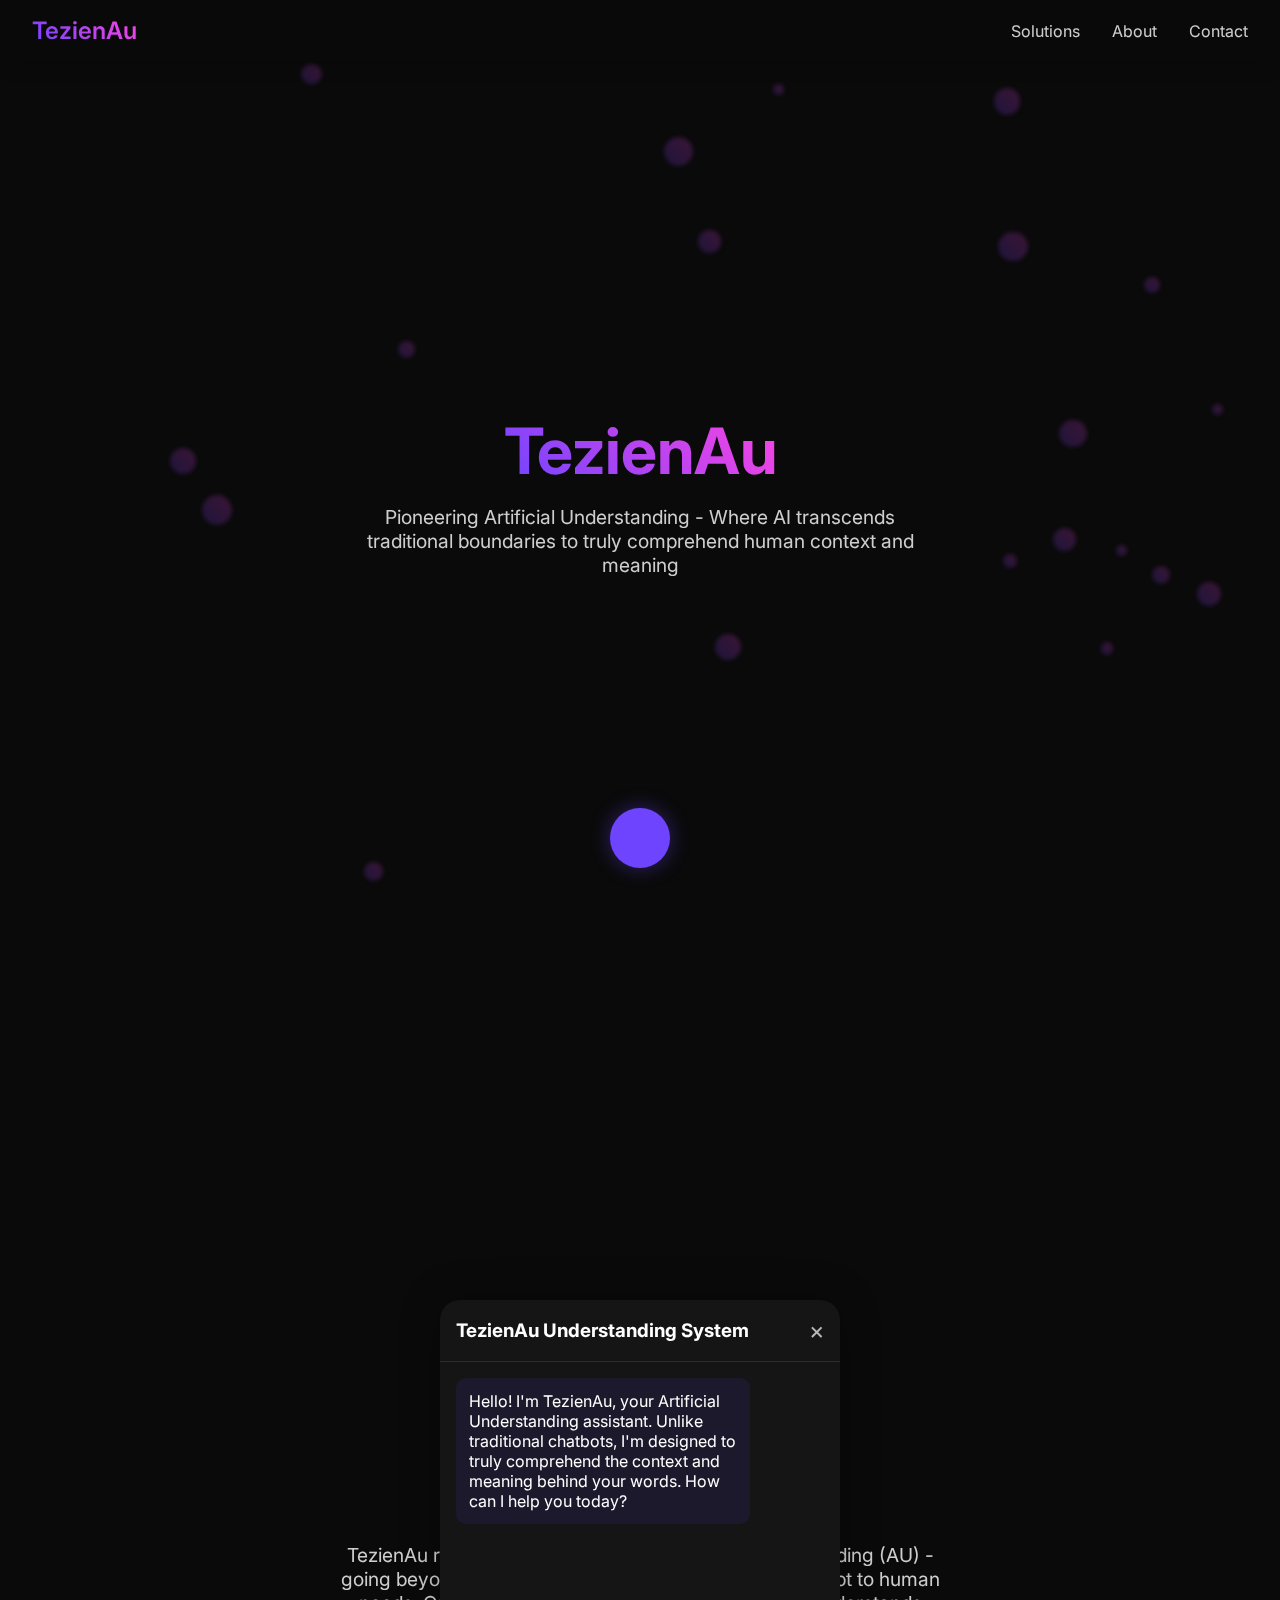
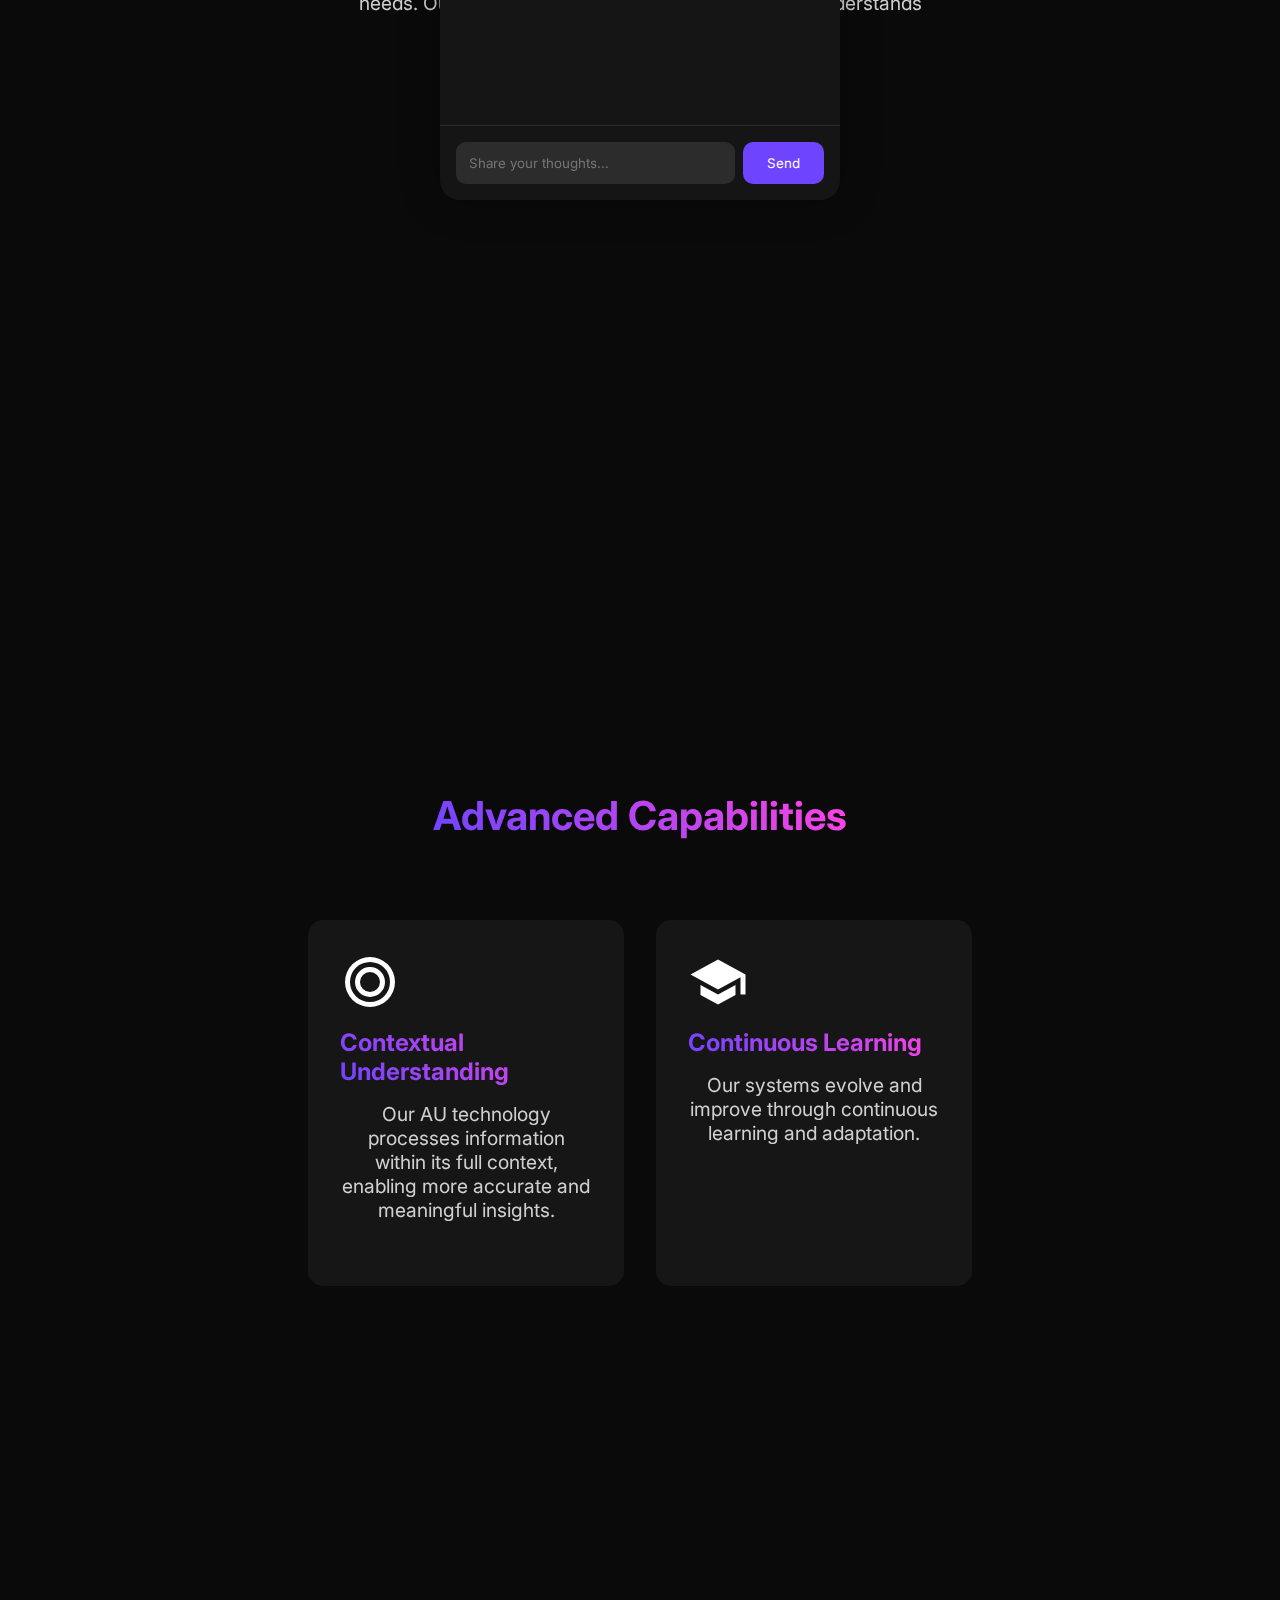
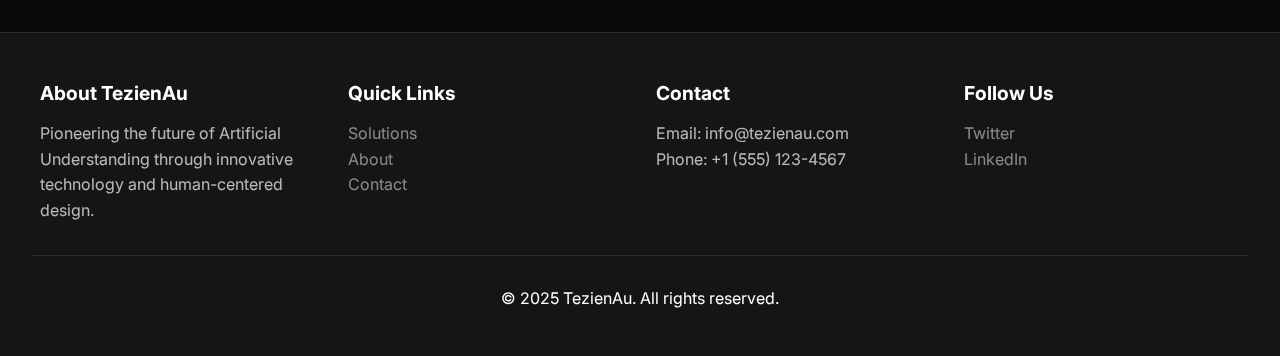
<file: index.html>
<html>
<meta name="viewport" content="width=device-width, initial-scale=1">
<title>TezienAu - Artificial Understanding</title>
<style>
:root {
  --primary: #6e44ff;
  --text: #ffffff;
  --bg: #0a0a0a;
  --chat-bg: #151515;
  --nav-bg: rgba(10, 10, 10, 0.95);
}

* {
  margin: 0;
  padding: 0;
  box-sizing: border-box;
  font-family: 'Inter', sans-serif;
  scroll-behavior: smooth;
}

body {
  background: var(--bg);
  color: var(--text);
  min-height: 100vh;
  display: flex;
  flex-direction: column;
  overflow-x: hidden;
}

nav {
  position: fixed;
  top: 0;
  left: 0;
  right: 0;
  background: var(--nav-bg);
  padding: 1rem 2rem;
  display: flex;
  justify-content: space-between;
  align-items: center;
  backdrop-filter: blur(10px);
  box-shadow: 0 2px 20px rgba(0,0,0,0.2);
  z-index: 1000;
}

.logo {
  font-size: 1.5rem;
  font-weight: 600;
  background: linear-gradient(45deg, var(--primary), #ff44e3);
  -webkit-background-clip: text;
  -webkit-text-fill-color: transparent;
}

.nav-links {
  display: flex;
  gap: 2rem;
}

.nav-links a {
  color: var(--text);
  text-decoration: none;
  position: relative;
  opacity: 0.8;
  transition: opacity 0.3s;
}

.nav-links a::after {
  content: '';
  position: absolute;
  bottom: -5px;
  left: 0;
  width: 0;
  height: 2px;
  background: var(--primary);
  transition: width 0.3s;
}

.nav-links a:hover {
  opacity: 1;
}

.nav-links a:hover::after {
  width: 100%;
}

.hero {
  height: 100vh;
  display: flex;
  align-items: center;
  justify-content: center;
  flex-direction: column;
  padding: 2rem;
  margin-top: 60px;
}

.hero h1 {
  font-size: 4rem;
  margin-bottom: 1rem;
  background: linear-gradient(45deg, var(--primary), #ff44e3);
  -webkit-background-clip: text;
  -webkit-text-fill-color: transparent;
}

.hero p {
  font-size: 1.2rem;
  text-align: center;
  max-width: 600px;
  opacity: 0.8;
  margin-bottom: 2rem;
}
    

section {
  min-height: 100vh;
  padding: 6rem 2rem 2rem;
}

section h2 {
  font-size: 2.5rem;
  margin-bottom: 2rem;
  background: linear-gradient(45deg, var(--primary), #ff44e3);
  -webkit-background-clip: text;
  -webkit-text-fill-color: transparent;
}


.ball-container {
  position: fixed;
  bottom: 2rem;
  left: 50%;
  transform: translateX(-50%);
  z-index: 1000;
}

.ball {
  width: 60px;
  height: 60px;
  background: var(--primary);
  border-radius: 50%;
  cursor: pointer;
  animation: bounce 2s infinite ease-in-out;
  box-shadow: 0 0 20px rgba(110, 68, 255, 0.4);
  transition: all 0.3s ease;
}

.ball:hover {
  box-shadow: 0 0 30px rgba(248, 246, 255, 0.6);
}

@keyframes bounce {
  0%, 100% { transform: translateY(0); }
  50% { transform: translateY(-20px); }
}

.chatbot {
  position: fixed;
  bottom: -100vh;
  left: 50%;
  transform: translateX(-50%);
  width: 90%;
  max-width: 400px;
  height: 500px;
  background: var(--chat-bg);
  border-radius: 20px;
  box-shadow: 0 0 40px rgba(0,0,0,0.3);
  transition: bottom 0.5s cubic-bezier(0.4, 0, 0.2, 1);
  display: flex;
  flex-direction: column;
  z-index: 1000;
}

.chatbot.active {
  bottom: 2rem;
}

.chat-header {
  padding: 1rem;
  border-bottom: 1px solid rgba(255,255,255,0.1);
  display: flex;
  justify-content: space-between;
  align-items: center;
}

.close-btn {
  background: none;
  border: none;
  color: var(--text);
  cursor: pointer;
  font-size: 1.5rem;
  opacity: 0.7;
  transition: opacity 0.3s;
}

.close-btn:hover {
  opacity: 1;
}

.chat-messages {
  flex: 1;
  padding: 1rem;
  overflow-y: auto;
}

.message {
  margin-bottom: 1rem;
  padding: 0.8rem;
  border-radius: 10px;
  max-width: 80%;
}

.bot-message {
  background: rgba(110, 68, 255, 0.1);
  margin-right: auto;
}

.user-message {
  background: var(--primary);
  margin-left: auto;
}

.message a {
  color: #ff44e3;
  text-decoration: none;
  font-weight: bold;
}

.message a:hover {
  text-decoration: underline;
}

.bot-message a {
  color: #6e44ff;
}

.chat-input {
  padding: 1rem;
  border-top: 1px solid rgba(255,255,255,0.1);
  display: flex;
  gap: 0.5rem;
}

.chat-input input {
  flex: 1;
  padding: 0.8rem;
  border: none;
  border-radius: 10px;
  background: rgba(255,255,255,0.1);
  color: var(--text);
}

.chat-input button {
  padding: 0.8rem 1.5rem;
  border: none;
  border-radius: 10px;
  background: var(--primary);
  color: var(--text);
  cursor: pointer;
  transition: opacity 0.3s;
}

.chat-input button:hover {
  opacity: 0.9;
}

.mobile-menu {
  display: none;
  font-size: 1.5rem;
  background: none;
  border: none;
  color: var(--text);
  cursor: pointer;
}

.background-animation {
  position: fixed;
  top: 0;
  left: 0;
  width: 100%;
  height: 100%;
  z-index: -1;
  opacity: 0.2;
}

.particle {
  position: absolute;
  background: linear-gradient(45deg, var(--primary), #ff44e3);
  border-radius: 50%;
  filter: blur(2px);
  animation: float-around 20s linear infinite;
}

@keyframes float-around {
  0% {
    transform: translate(0, 0) rotate(0deg);
  }
  25% {
    transform: translate(100px, 100px) rotate(90deg);
  }
  50% {
    transform: translate(0, 200px) rotate(180deg);
  }
  75% {
    transform: translate(-100px, 100px) rotate(270deg);
  }
  100% {
    transform: translate(0, 0) rotate(360deg);
  }
}

.features {
    padding: 5rem 0;
  }

  .features-grid {
    display: grid;
    grid-template-columns: repeat(auto-fit, minmax(250px, 1fr));
    gap: 2rem;
    margin-top: 3rem;
  }

  .feature-card {
    background: rgba(255, 255, 255, 0.05);
    padding: 2rem;
    border-radius: 15px;
    backdrop-filter: blur(10px);
    transition: transform 0.3s;
  }

  .feature-card:hover {
    transform: translateY(-10px);
  }

  .feature-icon {
    width: 60px;
    height: 60px;
    margin-bottom: 1rem;
  }

.feature-title{
  columns: #000;
}

.footer {
  background: var(--chat-bg);
  padding: 3rem 2rem;
  margin-top: 4rem;
  border-top: 1px solid rgba(255,255,255,0.1);
}

.footer-content {
  max-width: 1200px;
  margin: 0 auto;
  display: grid;
  grid-template-columns: repeat(auto-fit, minmax(250px, 1fr));
  gap: 2rem;
}

.footer-section h4 {
  color: var(--text);
  margin-bottom: 1rem;
  font-size: 1.2rem;
}

.footer-section p, .footer-section a {
  color: var(--text);
  opacity: 0.7;
  line-height: 1.6;
  text-decoration: none;
}

.footer-section a:hover {
  opacity: 1;
}

.footer-bottom {
  text-align: center;
  padding-top: 2rem;
  margin-top: 2rem;
  border-top: 1px solid rgba(255,255,255,0.1);
}

.contact-form {
  max-width: 600px;
  margin: 0 auto;
}

.form-group {
  margin-bottom: 1.5rem;
}

.form-group label {
  display: block;
  margin-bottom: 0.5rem;
  color: var(--text);
}

.form-group input,
.form-group textarea {
  width: 100%;
  padding: 0.8rem;
  border: 1px solid rgba(110, 68, 255, 0.2);
  border-radius: 10px;
  background: rgba(255,255,255,0.05);
  color: var(--text);
  transition: all 0.3s ease;
}

.form-group textarea {
  min-height: 150px;
  resize: vertical;
}

.form-group input:focus,
.form-group textarea:focus {
  outline: none;
  border-color: var(--primary);
  box-shadow: 0 0 10px rgba(110, 68, 255, 0.2);
}

.submit-btn {
  width: 100%;
  padding: 1rem;
  border: none;
  border-radius: 10px;
  background: var(--primary);
  color: var(--text);
  font-size: 1.1rem;
  cursor: pointer;
  transition: all 0.3s ease;
}

.submit-btn:hover {
  background: #5933ff;
  transform: translateY(-2px);
}

@media (max-width: 768px) {
  .hero h1 {
    font-size: 2.5rem;
  }
  
  .hero p {
    font-size: 1rem;
  }

  .nav-links {
    display: none;
    position: absolute;
    top: 100%;
    left: 0;
    right: 0;
    background: var(--nav-bg);
    padding: 1rem;
    flex-direction: column;
    gap: 1rem;
    text-align: center;
  }

  .nav-links.active {
    display: flex;
  }

  .mobile-menu {
    display: block;
  }
  
  .solutions-grid {
    grid-template-columns: 1fr;
  }

  .card {
    min-height: 200px;
  }
}
</style>
</head>
<body>
  <div class="background-animation" id="backgroundAnimation"></div>
  <nav>
    <div class="logo">TezienAu</div>
    <div class="nav-links">
      <a href="solutions.html">Solutions</a>
      <a href="about.html">About</a>
      <a href="Contact.html">Contact</a>
    </div>
    <button class="mobile-menu">&#x2630;</button>
  </nav>

  <div class="hero">
    <h1>TezienAu</h1>
    <p>Pioneering Artificial Understanding - Where AI transcends traditional boundaries to truly comprehend human context and meaning</p>
  </div>


<section class="name-explanation">
  <div class="hero">
    <h2>Why TezienAu?</h2>
    <p>
      TezienAu represents the pinnacle of Artificial Understanding (AU) -
      going beyond traditional AI to truly comprehend and adapt to human
      needs. Our technology doesn't just process data; it understands
      context, emotions, and intentions.
    </p>
  </div>
</section>

<section class="features">
  <div class="hero">
    <h2>Advanced Capabilities</h2>
    <div class="features-grid">
      <div class="feature-card">
        <svg class="feature-icon" viewBox="0 0 24 24">
          <path
            fill="currentColor"
            d="M12,2A10,10 0 0,1 22,12A10,10 0 0,1 12,22A10,10 0 0,1 2,12A10,10 0 0,1 12,2M12,4A8,8 0 0,0 4,12A8,8 0 0,0 12,20A8,8 0 0,0 20,12A8,8 0 0,0 12,4M12,6A6,6 0 0,1 18,12A6,6 0 0,1 12,18A6,6 0 0,1 6,12A6,6 0 0,1 12,6M12,8A4,4 0 0,0 8,12A4,4 0 0,0 12,16A4,4 0 0,0 16,12A4,4 0 0,0 12,8Z"
          />
        </svg>
        <h3 style="
        font-size: 1.5rem;
        margin-bottom: 1rem;
        background: linear-gradient(45deg, var(--primary), #ff44e3);
        -webkit-background-clip: text;
        -webkit-text-fill-color: transparent;">Contextual Understanding</h3>
        <p>
          Our AU technology processes information within its full context,
          enabling more accurate and meaningful insights.
        </p>
      </div>
<!--
      <div class="feature-card">
        <svg class="feature-icon" viewBox="0 0 24 24">
          <path
            fill="currentColor"
            d="M21,11C21,16.55 17.16,21.74 12,23C6.84,21.74 3,16.55 3,11V5L12,1L21,5V11M12,21C15.75,20 19,15.54 19,11.22V6.3L12,3.18L5,6.3V11.22C5,15.54 8.25,20 12,21Z"
          />
        </svg>
        <h3 style="
        font-size: 1rem;
        margin-bottom: 1rem;
        background: linear-gradient(45deg, var(--primary), #ff44e3);
        -webkit-background-clip: text;
        -webkit-text-fill-color: transparent;">Advanced Security</h3>
        <p>
          Enterprise-grade security with cutting-edge encryption and privacy
          protection mechanisms.
        </p>
      </div>
 -->
      <div class="feature-card">
        <svg class="feature-icon" viewBox="0 0 24 24">
          <path
            fill="currentColor"
            d="M12,3L1,9L12,15L21,10.09V17H23V9M5,13.18V17.18L12,21L19,17.18V13.18L12,17L5,13.18Z"
          />
        </svg>
        <h3 style="
        font-size: 1.5rem;
        margin-bottom: 1rem;
        background: linear-gradient(45deg, var(--primary), #ff44e3);
        -webkit-background-clip: text;
        -webkit-text-fill-color: transparent;">Continuous Learning</h3>
        <p>
          Our systems evolve and improve through continuous learning and
          adaptation.
        </p>
      </div>
      
    </div>
  </div>
</section>

  <div class="ball-container">
    <div class="ball"></div>
  </div>

  <div class="chatbot">
    <div class="chat-header">
      <h3>TezienAu Understanding System</h3>
      <button class="close-btn">&#xd7;</button>
    </div>
    <div class="chat-messages">
      <div class="message bot-message">
        Hello! I&apos;m TezienAu, your Artificial Understanding assistant. Unlike traditional chatbots, I&apos;m designed to truly comprehend the context and meaning behind your words. How can I help you today?
      </div>
    </div>
    <div class="chat-input">
      <input type="text" placeholder="Share your thoughts...">
      <button>Send</button>
    </div>
  </div>

<script>function createParticles() {
  const container = document.getElementById('backgroundAnimation');
  const particleCount = 20;
  for (let i = 0; i < particleCount; i++) {
    const particle = document.createElement('div');
    particle.className = 'particle';
    const size = Math.random() * 20 + 10;
    particle.style.width = `${size}px`;
    particle.style.height = `${size}px`;
    particle.style.left = `${Math.random() * 100}%`;
    particle.style.top = `${Math.random() * 100}%`;
    const duration = Math.random() * 10 + 10;
    const delay = Math.random() * -20;
    particle.style.animationDuration = `${duration}s`;
    particle.style.animationDelay = `${delay}s`;
    container.appendChild(particle);
  }
}
const CHAT_RESPONSES = ["I appreciate you sharing that. From my analysis, I can understand the underlying context of your query. Would you like to explore this topic further?", "Your perspective is quite interesting. Based on my understanding, I can suggest several approaches that align with your goals. Shall we discuss them?", "I see the nuances in what you're describing. My semantic processing indicates there are some fascinating possibilities here. Would you like me to elaborate?", "That's a thought-provoking point! My contextual analysis suggests there might be some valuable insights we could explore together.", "I'm genuinely intrigued by your approach. Let me process this through my understanding framework to provide you with the most relevant insights."];
let messageCount = 0;
document.addEventListener('DOMContentLoaded', () => {
  createParticles();
  const ball = document.querySelector('.ball');
  const chatbot = document.querySelector('.chatbot');
  const closeBtn = document.querySelector('.close-btn');
  const input = document.querySelector('.chat-input input');
  const sendBtn = document.querySelector('.chat-input button');
  const messagesContainer = document.querySelector('.chat-messages');
  const mobileMenu = document.querySelector('.mobile-menu');
  const navLinks = document.querySelector('.nav-links');
  let isChatbotOpen = false;
  let messageCount = 0;
  const CHAT_RESPONSES = ["That's a great point! Can you tell me more about that?", "I'm glad you brought that up. What do you think about this topic?", "This conversation is really interesting. Do you have any other thoughts on this?", "I'm happy to chat with you about this. What's been your experience with this topic?", "That's a fascinating perspective. Can you explain more about why you think that way?"];
  const contactForm = document.getElementById('contactForm');
  if (contactForm) {
    contactForm.addEventListener('submit', e => {
      e.preventDefault();
      const formData = new FormData(contactForm);
      contactForm.innerHTML = '<div class="success-message">Thank you for your message! We\'ll be in touch soon.</div>';
    });
  }
  function toggleChatbot() {
    isChatbotOpen = !isChatbotOpen;
    chatbot.classList.toggle('active');
    ball.style.display = isChatbotOpen ? 'none' : 'block';
  }
  mobileMenu.addEventListener('click', () => {
    navLinks.classList.toggle('active');
  });
  document.querySelectorAll('.nav-links a').forEach(link => {
    link.addEventListener('click', () => {
      navLinks.classList.remove('active');
    });
  });
  ball.addEventListener('click', toggleChatbot);
  closeBtn.addEventListener('click', toggleChatbot);
  function addMessage(message, isBot = false) {
    const messageDiv = document.createElement('div');
    messageDiv.classList.add('message');
    messageDiv.classList.add(isBot ? 'bot-message' : 'user-message');
    messageDiv.innerHTML = message;
    messagesContainer.appendChild(messageDiv);
    messagesContainer.scrollTop = messagesContainer.scrollHeight;
  }
  function handleSendMessage() {
    const message = input.value.trim();
    if (message) {
      addMessage(message, false);
      input.value = '';
      messageCount++;
      setTimeout(() => {
        if (messageCount >= 3) {
          addMessage("I'm really enjoying our conversation! Would you like to continue in our main chat room? " + "Click here to join: <a href='chatbox/index.html' target='_blank'>TezienAu Chat Room</a>", true);
        } else {
          const response = CHAT_RESPONSES[Math.floor(Math.random() * CHAT_RESPONSES.length)];
          addMessage(response, true);
        }
      }, 1000);
    }
  }
  sendBtn.addEventListener('click', handleSendMessage);
  input.addEventListener('keypress', e => {
    if (e.key === 'Enter') {
      handleSendMessage();
    }
  });
});</script>

<footer class="footer">
  <div class="footer-content">
    <div class="footer-section">
      <h4>About TezienAu</h4>
      <p>Pioneering the future of Artificial Understanding through innovative technology and human-centered design.</p>
    </div>
    
    <div class="footer-section">
      <h4>Quick Links</h4>
      <p><a href="#solutions">Solutions</a></p>
      <p><a href="#about">About</a></p>
      <p><a href="#contact">Contact</a></p>
    </div>
    
    <div class="footer-section">
      <h4>Contact</h4>
      <p>Email: info@tezienau.com</p>
      <p>Phone: +1 (555) 123-4567</p>
    </div>
    
    <div class="footer-section">
      <h4>Follow Us</h4>
      <p><a href="https://twitter.com/tezienau">Twitter</a></p>
      <p><a href="https://linkedin.com/company/tezienau">LinkedIn</a></p>
    </div>
  </div>
  
  <div class="footer-bottom">
    <p>&#xa9; 2025 TezienAu. All rights reserved.</p>
  </div>
</footer>

<link href="https://fonts.googleapis.com/css2?family=Inter:wght@400;600&amp;display=swap" rel="stylesheet">
</body></html>
</file>
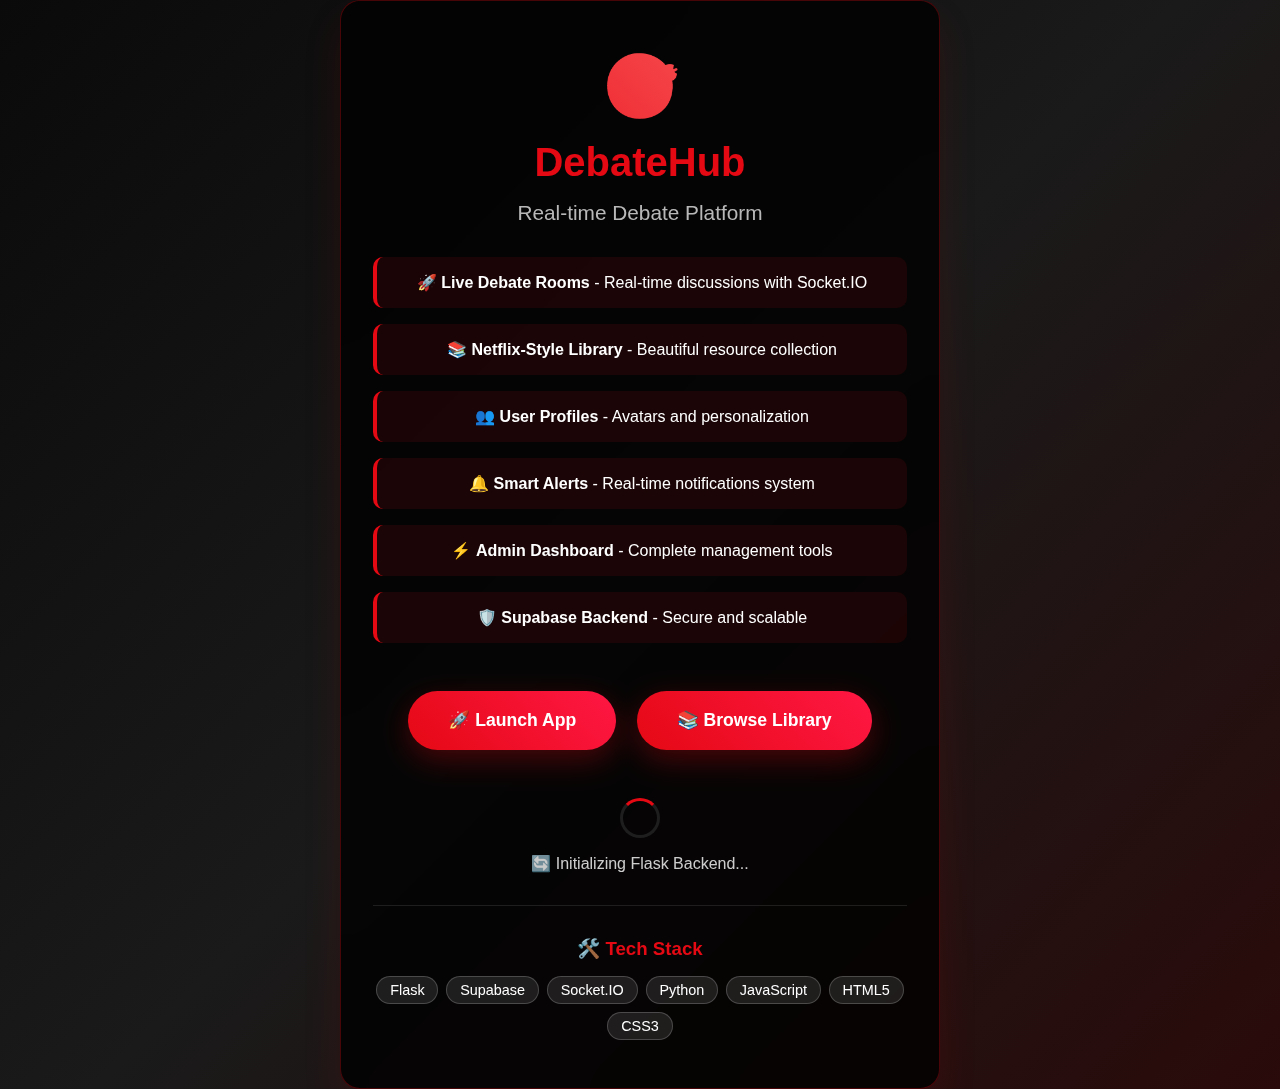
<file: public/index.html>
<!DOCTYPE html>
<html lang="en">
<head>
    <meta charset="UTF-8">
    <meta name="viewport" content="width=device-width, initial-scale=1.0">
    <title>DebateHub - Real-time Debate Platform</title>
    <meta name="description" content="Real-time debate platform with Flask and Supabase">
    <style>
        * {
            margin: 0;
            padding: 0;
            box-sizing: border-box;
        }
        
        body {
            font-family: -apple-system, BlinkMacSystemFont, 'Segoe UI', Roboto, sans-serif;
            background: linear-gradient(135deg, #0a0a0a 0%, #1a1a1a 50%, #2a0a0a 100%);
            color: white;
            min-height: 100vh;
            display: flex;
            align-items: center;
            justify-content: center;
            overflow-x: hidden;
        }
        
        .container {
            text-align: center;
            padding: 3rem 2rem;
            background: rgba(0, 0, 0, 0.8);
            border-radius: 20px;
            backdrop-filter: blur(20px);
            border: 1px solid rgba(229, 9, 20, 0.3);
            box-shadow: 0 20px 40px rgba(229, 9, 20, 0.1);
            max-width: 600px;
            width: 90%;
            animation: fadeIn 1s ease-out;
        }
        
        @keyframes fadeIn {
            from { opacity: 0; transform: translateY(30px); }
            to { opacity: 1; transform: translateY(0); }
        }
        
        .logo {
            font-size: 4rem;
            margin-bottom: 1rem;
            background: linear-gradient(45deg, #e50914, #ff6b6b);
            -webkit-background-clip: text;
            -webkit-text-fill-color: transparent;
            background-clip: text;
            animation: pulse 2s infinite;
        }
        
        @keyframes pulse {
            0%, 100% { transform: scale(1); }
            50% { transform: scale(1.05); }
        }
        
        .title {
            font-size: 2.5rem;
            font-weight: bold;
            margin-bottom: 1rem;
            color: #e50914;
        }
        
        .subtitle {
            font-size: 1.3rem;
            margin-bottom: 2rem;
            opacity: 0.9;
            color: #cccccc;
        }
        
        .features {
            list-style: none;
            margin: 2rem 0;
            display: grid;
            gap: 1rem;
        }
        
        .features li {
            padding: 1rem;
            background: rgba(229, 9, 20, 0.1);
            border-radius: 10px;
            border-left: 4px solid #e50914;
            transition: all 0.3s ease;
        }
        
        .features li:hover {
            background: rgba(229, 9, 20, 0.2);
            transform: translateX(10px);
        }
        
        .cta {
            display: inline-block;
            padding: 1.2rem 2.5rem;
            background: linear-gradient(45deg, #e50914, #ff1744);
            color: white;
            text-decoration: none;
            border-radius: 50px;
            font-weight: bold;
            font-size: 1.1rem;
            margin: 1rem 0.5rem;
            transition: all 0.3s ease;
            box-shadow: 0 10px 30px rgba(229, 9, 20, 0.3);
        }
        
        .cta:hover {
            background: linear-gradient(45deg, #ff1744, #e50914);
            transform: translateY(-3px);
            box-shadow: 0 15px 40px rgba(229, 9, 20, 0.5);
        }
        
        .spinner {
            border: 3px solid rgba(255,255,255,0.1);
            border-top: 3px solid #e50914;
            border-radius: 50%;
            width: 40px;
            height: 40px;
            animation: spin 1s linear infinite;
            margin: 2rem auto 1rem;
        }
        
        @keyframes spin {
            0% { transform: rotate(0deg); }
            100% { transform: rotate(360deg); }
        }
        
        .status {
            margin-top: 1rem;
            opacity: 0.8;
            font-size: 1rem;
        }
        
        .tech-stack {
            margin-top: 2rem;
            padding-top: 2rem;
            border-top: 1px solid rgba(255, 255, 255, 0.1);
        }
        
        .tech-stack h3 {
            color: #e50914;
            margin-bottom: 1rem;
        }
        
        .tech-badges {
            display: flex;
            flex-wrap: wrap;
            gap: 0.5rem;
            justify-content: center;
        }
        
        .badge {
            background: rgba(255, 255, 255, 0.1);
            padding: 0.3rem 0.8rem;
            border-radius: 20px;
            font-size: 0.9rem;
            border: 1px solid rgba(255, 255, 255, 0.2);
        }
        
        @media (max-width: 768px) {
            .container {
                padding: 2rem 1rem;
                margin: 1rem;
            }
            
            .logo {
                font-size: 3rem;
            }
            
            .title {
                font-size: 2rem;
            }
            
            .subtitle {
                font-size: 1.1rem;
            }
        }
    </style>
</head>
<body>
    <div class="container">
        <div class="logo">🎯</div>
        <h1 class="title">DebateHub</h1>
        <p class="subtitle">Real-time Debate Platform</p>
        
        <ul class="features">
            <li>🚀 <strong>Live Debate Rooms</strong> - Real-time discussions with Socket.IO</li>
            <li>📚 <strong>Netflix-Style Library</strong> - Beautiful resource collection</li>
            <li>👥 <strong>User Profiles</strong> - Avatars and personalization</li>
            <li>🔔 <strong>Smart Alerts</strong> - Real-time notifications system</li>
            <li>⚡ <strong>Admin Dashboard</strong> - Complete management tools</li>
            <li>🛡️ <strong>Supabase Backend</strong> - Secure and scalable</li>
        </ul>
        
        <a href="/app" class="cta">🚀 Launch App</a>
        <a href="/library" class="cta">📚 Browse Library</a>
        
        <div class="spinner"></div>
        <p class="status">🔄 Initializing Flask Backend...</p>
        
        <div class="tech-stack">
            <h3>🛠️ Tech Stack</h3>
            <div class="tech-badges">
                <span class="badge">Flask</span>
                <span class="badge">Supabase</span>
                <span class="badge">Socket.IO</span>
                <span class="badge">Python</span>
                <span class="badge">JavaScript</span>
                <span class="badge">HTML5</span>
                <span class="badge">CSS3</span>
            </div>
        </div>
    </div>
    
    <script>
        // Auto-redirect to Flask app after 3 seconds
        setTimeout(() => {
            window.location.href = '/app';
        }, 3000);
        
        // Handle manual navigation
        document.querySelectorAll('.cta').forEach(link => {
            link.addEventListener('click', (e) => {
                e.preventDefault();
                const href = e.target.getAttribute('href');
                window.location.href = href;
            });
        });
        
        // Update status message
        setTimeout(() => {
            document.querySelector('.status').textContent = '✅ Backend Ready - Redirecting...';
        }, 2000);
    </script>
</body>
</html>
</file>
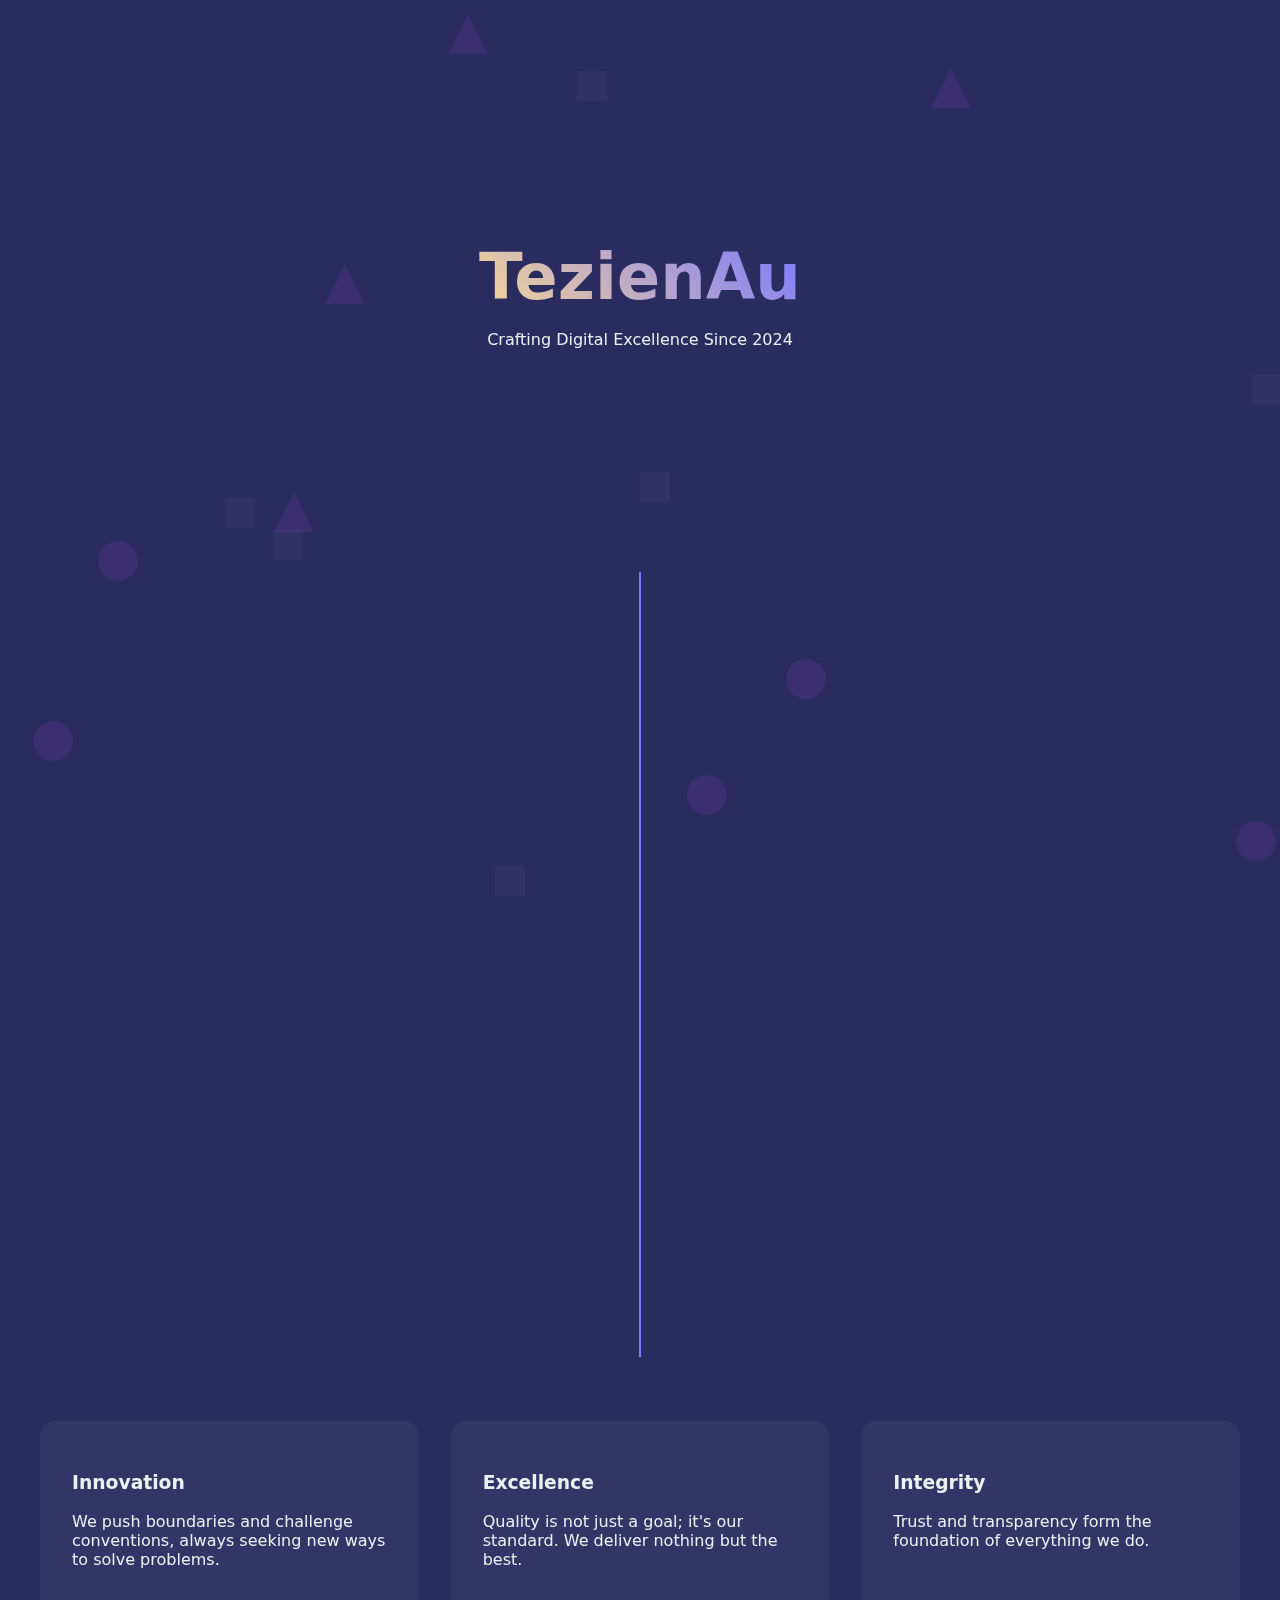
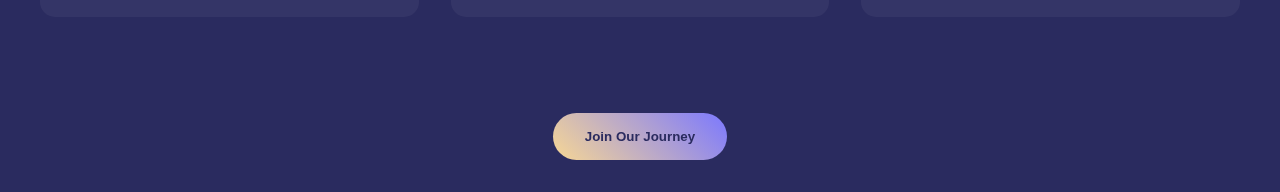
<file: about.html>
<html><head><base href="." /><meta charset="UTF-8"><meta name="viewport" content="width=device-width, initial-scale=1.0">
<title>TezienAu | About Us</title>
<style>
:root {
  --primary: #f7d794;
  --secondary: #7b78ff;
  --dark:#2a2b5f;
  --light: #ecf0f1;
}

body {
  margin: 0;
  font-family: 'Segoe UI', system-ui, sans-serif;
  background: var(--dark);
  color: var(--light);
  overflow-x: hidden;
}

.container {
  max-width: 1200px;
  margin: 0 auto;
  padding: 2rem;
}

.floating-shapes {
  position: fixed;
  top: 0;
  left: 0;
  width: 100%;
  height: 100%;
  pointer-events: none;
  z-index: -1;
}

.shape {
  position: absolute;
  opacity: 0.1;
  animation: float 15s infinite ease-in-out;
}

@keyframes float {
  0%, 100% { transform: translate(0, 0) rotate(0deg); }
  25% { transform: translate(100px, 50px) rotate(90deg); }
  50% { transform: translate(50px, 100px) rotate(180deg); }
  75% { transform: translate(-50px, 50px) rotate(270deg); }
}

.hero {
  min-height: 60vh;
  display: flex;
  align-items: center;
  justify-content: center;
  flex-direction: column;
  text-align: center;
  position: relative;
  overflow: hidden;
}

.hero h1 {
  font-size: 4rem;
  margin: 0;
  background: linear-gradient(45deg, var(--primary), var(--secondary));
  -webkit-background-clip: text;
  -webkit-text-fill-color: transparent;
  animation: glow 3s ease-in-out infinite;
}

@keyframes glow {
  0%, 100% { text-shadow: 0 0 20px rgba(247, 215, 148, 0.2); }
  50% { text-shadow: 0 0 40px rgba(247, 215, 148, 0.4); }
}

.timeline {
  position: relative;
  padding: 4rem 0;
}

.timeline::before {
  content: '';
  position: absolute;
  left: 50%;
  top: 0;
  bottom: 0;
  width: 2px;
  background: var(--secondary);
  transform: translateX(-50%);
}

.timeline-item {
  margin: 2rem 0;
  position: relative;
  width: 50%;
  padding: 2rem;
  background: rgba(120, 111, 166, 0.1);
  border-radius: 15px;
  backdrop-filter: blur(5px);
  transform: translateX(-100%);
  opacity: 0;
  animation: slideIn 0.8s forwards;
}

.timeline-item:nth-child(even) {
  margin-left: 50%;
  transform: translateX(100%);
}

@keyframes slideIn {
  to {
    transform: translateX(0);
    opacity: 1;
  }
}

.values {
  display: grid;
  grid-template-columns: repeat(auto-fit, minmax(250px, 1fr));
  gap: 2rem;
  padding: 4rem 0;
}

.value-card {
  padding: 2rem;
  background: rgba(255, 255, 255, 0.05);
  border-radius: 15px;
  transition: transform 0.3s;
}

.value-card:hover {
  transform: translateY(-10px);
}

.glowing-button {
  padding: 1rem 2rem;
  border: none;
  background: linear-gradient(45deg, var(--primary), var(--secondary));
  color: var(--dark);
  font-weight: bold;
  border-radius: 25px;
  cursor: pointer;
  transition: all 0.3s;
  margin-top: 2rem;
}

.glowing-button:hover {
  transform: scale(1.05);
  box-shadow: 0 0 20px rgba(247, 215, 148, 0.4);
}
</style>
</head>
<body>

<div class="floating-shapes">
  <!-- Generated shapes will be inserted here via JavaScript -->
</div>

<div class="container">
  <section class="hero">
    <h1>TezienAu</h1>
    <p>Crafting Digital Excellence Since 2024</p>
  </section>

  <section class="timeline">
    <div class="timeline-item">
      <h3>Our Genesis</h3>
      <p>Born from a vision to revolutionize digital experiences, TezienAu emerged as a beacon of innovation in the tech landscape.</p>
    </div>
    <div class="timeline-item">
      <h3>Evolution</h3>
      <p>Through continuous learning and adaptation, we've grown into a dynamic force, pushing the boundaries of what's possible.</p>
    </div>
    <div class="timeline-item">
      <h3>Present Day</h3>
      <p>Today, we stand at the intersection of creativity and technology, crafting solutions that inspire and transform.</p>
    </div>
  </section>

  <section class="values">
    <div class="value-card">
      <h3>Innovation</h3>
      <p>We push boundaries and challenge conventions, always seeking new ways to solve problems.</p>
    </div>
    <div class="value-card">
      <h3>Excellence</h3>
      <p>Quality is not just a goal; it's our standard. We deliver nothing but the best.</p>
    </div>
    <div class="value-card">
      <h3>Integrity</h3>
      <p>Trust and transparency form the foundation of everything we do.</p>
    </div>
  </section>

  <div style="text-align: center;">
    <button class="glowing-button">Join Our Journey</button>
  </div>
</div>

<script>
// Generate floating shapes
const shapes = [
  `<svg width="50" height="50" viewBox="0 0 50 50"><circle cx="25" cy="25" r="20" fill="${getRandomColor()}"/></svg>`,
  `<svg width="50" height="50" viewBox="0 0 50 50"><rect x="10" y="10" width="30" height="30" fill="${getRandomColor()}"/></svg>`,
  `<svg width="50" height="50" viewBox="0 0 50 50"><polygon points="25,5 45,45 5,45" fill="${getRandomColor()}"/></svg>`
];

function getRandomColor() {
  const colors = ['#f7d794', '#786fa6', '#e056fd', '#686de0'];
  return colors[Math.floor(Math.random() * colors.length)];
}

function createShape() {
  const shape = document.createElement('div');
  shape.className = 'shape';
  shape.style.left = `${Math.random() * 100}vw`;
  shape.style.top = `${Math.random() * 100}vh`;
  shape.style.animationDelay = `${Math.random() * 5}s`;
  shape.innerHTML = shapes[Math.floor(Math.random() * shapes.length)];
  document.querySelector('.floating-shapes').appendChild(shape);
}

// Create initial shapes
for (let i = 0; i < 15; i++) {
  createShape();
}

// Add new shapes periodically
setInterval(createShape, 10000);

// Intersection Observer for timeline items
const observer = new IntersectionObserver((entries) => {
  entries.forEach(entry => {
    if (entry.isIntersecting) {
      entry.target.style.opacity = '1';
      entry.target.style.transform = 'translateX(0)';
    }
  });
}, { threshold: 0.1 });

document.querySelectorAll('.timeline-item').forEach(item => {
  observer.observe(item);
});
</script>
</body></html>
</file>
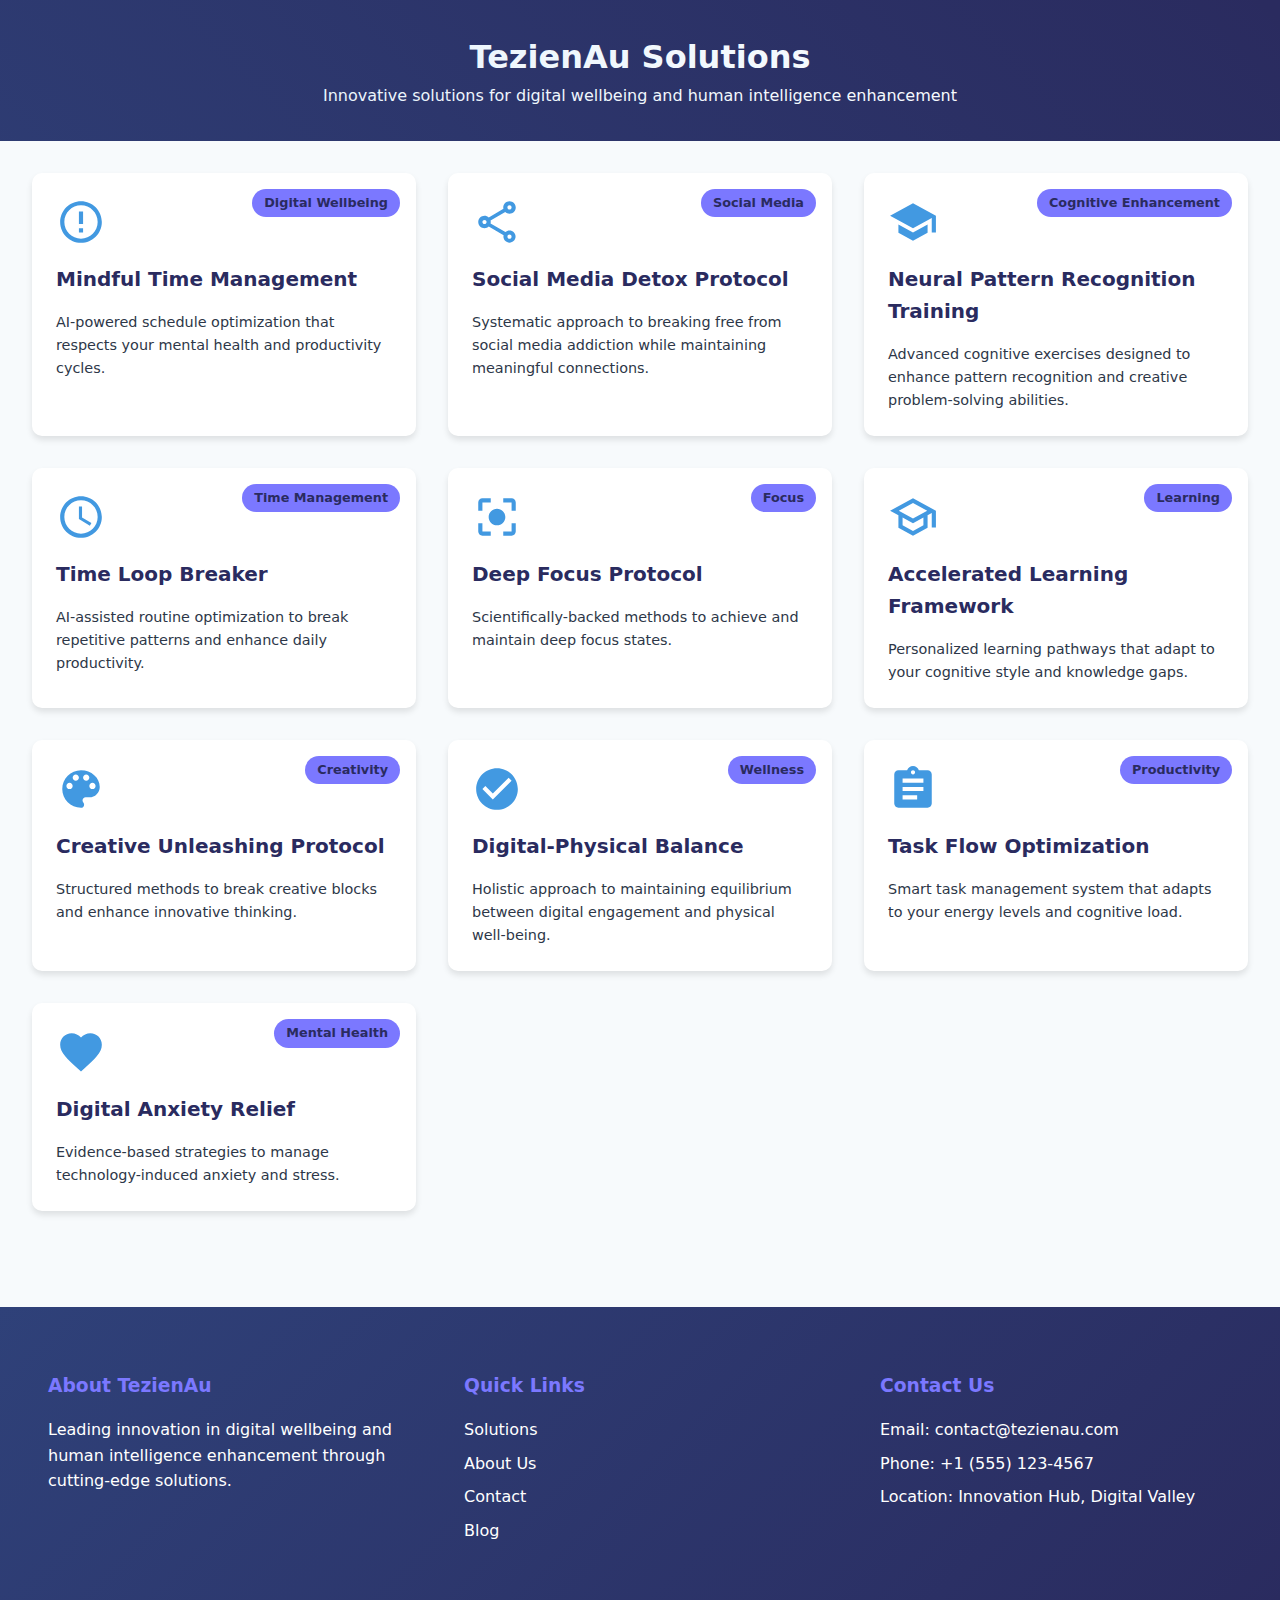
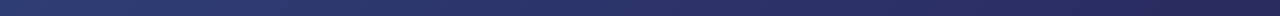
<file: solutions.html>
<html><head><base href="." /><meta charset="UTF-8" /><meta name="viewport" content="width=device-width, initial-scale=1.0" /><title>TezienAu Solutions - Digital Wellbeing & Human Intelligence</title>
<link rel="stylesheet" href="solutions_css_js/solutions.css">
</head>
<body>
    <header class="header">
        <h1>TezienAu Solutions</h1>
        <p>Innovative solutions for digital wellbeing and human intelligence enhancement</p>
    </header>

    <div class="solutions-grid">
        <div class="solution-card" style="--animation-order: 0;">
            <div class="category-tag">Digital Wellbeing</div>
            <svg class="solution-icon" viewBox="0 0 24 24" fill="var(--secondary)">
                <path d="M12 2C6.48 2 2 6.48 2 12s4.48 10 10 10 10-4.48 10-10S17.52 2 12 2zm0 18c-4.41 0-8-3.59-8-8s3.59-8 8-8 8 3.59 8 8-3.59 8-8 8zm-1-13h2v6h-2zm0 8h2v2h-2z"/>
            </svg>
            <h3 class="solution-title">Mindful Time Management</h3>
            <p class="solution-description">AI-powered schedule optimization that respects your mental health and productivity cycles.</p>
        </div>

        <div class="solution-card" style="--animation-order: 1;">
            <div class="category-tag">Social Media</div>
            <svg class="solution-icon" viewBox="0 0 24 24" fill="var(--secondary)">
                <path d="M18 16.08c-.76 0-1.44.3-1.96.77L8.91 12.7c.05-.23.09-.46.09-.7s-.04-.47-.09-.7l7.05-4.11c.54.5 1.25.81 2.04.81 1.66 0 3-1.34 3-3s-1.34-3-3-3-3 1.34-3 3c0 .24.04.47.09.7L8.04 9.81C7.5 9.31 6.79 9 6 9c-1.66 0-3 1.34-3 3s1.34 3 3 3c.79 0 1.5-.31 2.04-.81l7.12 4.16c-.05.21-.08.43-.08.65 0 1.61 1.31 2.92 2.92 2.92s2.92-1.31 2.92-2.92c0-1.61-1.31-2.92-2.92-2.92zM18 4c.55 0 1 .45 1 1s-.45 1-1 1-1-.45-1-1 .45-1 1-1zM6 13c-.55 0-1-.45-1-1s.45-1 1-1 1 .45 1 1-.45 1-1 1zm12 7.02c-.55 0-1-.45-1-1s.45-1 1-1 1 .45 1 1-.45 1-1 1z"/>
            </svg>
            <h3 class="solution-title">Social Media Detox Protocol</h3>
            <p class="solution-description">Systematic approach to breaking free from social media addiction while maintaining meaningful connections.</p>
        </div>

        <div class="solution-card highlight" style="--animation-order: 2;">
            <div class="category-tag">Cognitive Enhancement</div>
            <svg class="solution-icon" viewBox="0 0 24 24" fill="var(--secondary)">
                <path d="M5 13.18v4L12 21l7-3.82v-4L12 17l-7-3.82zM12 3L1 9l11 6 9-4.91V17h2V9L12 3z"/>
            </svg>
            <h3 class="solution-title">Neural Pattern Recognition Training</h3>
            <p class="solution-description">Advanced cognitive exercises designed to enhance pattern recognition and creative problem-solving abilities.</p>
        </div>

        <div class="solution-card" style="--animation-order: 3;">
            <div class="category-tag">Time Management</div>
            <svg class="solution-icon" viewBox="0 0 24 24" fill="var(--secondary)">
                <path d="M11.99 2C6.47 2 2 6.48 2 12s4.47 10 9.99 10C17.52 22 22 17.52 22 12S17.52 2 11.99 2zM12 20c-4.42 0-8-3.58-8-8s3.58-8 8-8 8 3.58 8 8-3.58 8-8 8zm.5-13H11v6l5.25 3.15.75-1.23-4.5-2.67z"/>
            </svg>
            <h3 class="solution-title">Time Loop Breaker</h3>
            <p class="solution-description">AI-assisted routine optimization to break repetitive patterns and enhance daily productivity.</p>
        </div>

        <div class="solution-card" style="--animation-order: 4;">
            <div class="category-tag">Focus</div>
            <svg class="solution-icon" viewBox="0 0 24 24" fill="var(--secondary)">
                <path d="M12 8c-2.21 0-4 1.79-4 4s1.79 4 4 4 4-1.79 4-4-1.79-4-4-4zm-7 7H3v4c0 1.1.9 2 2 2h4v-2H5v-4zM5 5h4V3H5c-1.1 0-2 .9-2 2v4h2V5zm14-2h-4v2h4v4h2V5c0-1.1-.9-2-2-2zm0 16h-4v2h4c1.1 0 2-.9 2-2v-4h-2v4z"/>
            </svg>
            <h3 class="solution-title">Deep Focus Protocol</h3>
            <p class="solution-description">Scientifically-backed methods to achieve and maintain deep focus states.</p>
        </div>

        <div class="solution-card" style="--animation-order: 5;">
            <div class="category-tag">Learning</div>
            <svg class="solution-icon" viewBox="0 0 24 24" fill="var(--secondary)">
                <path d="M12 3L1 9l4 2.18v6L12 21l7-3.82v-6l2-1.09V17h2V9L12 3zm6.82 6L12 12.72 5.18 9 12 5.28 18.82 9zM17 15.99l-5 2.73-5-2.73v-3.72L12 15l5-2.73v3.72z"/>
            </svg>
            <h3 class="solution-title">Accelerated Learning Framework</h3>
            <p class="solution-description">Personalized learning pathways that adapt to your cognitive style and knowledge gaps.</p>
        </div>

        <div class="solution-card" style="--animation-order: 6;">
            <div class="category-tag">Creativity</div>
            <svg class="solution-icon" viewBox="0 0 24 24" fill="var(--secondary)">
                <path d="M12 3c-4.97 0-9 4.03-9 9s4.03 9 9 9c.83 0 1.5-.67 1.5-1.5 0-.39-.15-.74-.39-1.01-.23-.26-.38-.61-.38-.99 0-.83.67-1.5 1.5-1.5H16c2.76 0 5-2.24 5-5 0-4.42-4.03-8-9-8zm-5.5 9c-.83 0-1.5-.67-1.5-1.5S5.67 9 6.5 9 8 9.67 8 10.5 7.33 12 6.5 12zm3-4C8.67 8 8 7.33 8 6.5S8.67 5 9.5 5s1.5.67 1.5 1.5S10.33 8 9.5 8zm5 0c-.83 0-1.5-.67-1.5-1.5S13.67 5 14.5 5s1.5.67 1.5 1.5S15.33 8 14.5 8zm3 4c-.83 0-1.5-.67-1.5-1.5S16.67 9 17.5 9s1.5.67 1.5 1.5-.67 1.5-1.5 1.5z"/>
            </svg>
            <h3 class="solution-title">Creative Unleashing Protocol</h3>
            <p class="solution-description">Structured methods to break creative blocks and enhance innovative thinking.</p>
        </div>

        <div class="solution-card" style="--animation-order: 7;">
            <div class="category-tag">Wellness</div>
            <svg class="solution-icon" viewBox="0 0 24 24" fill="var(--secondary)">
                <path d="M12 2C6.48 2 2 6.48 2 12s4.48 10 10 10 10-4.48 10-10S17.52 2 12 2zm-2 15l-5-5 1.41-1.41L10 14.17l7.59-7.59L19 8l-9 9z"/>
            </svg>
            <h3 class="solution-title">Digital-Physical Balance</h3>
            <p class="solution-description">Holistic approach to maintaining equilibrium between digital engagement and physical well-being.</p>
        </div>

        <div class="solution-card" style="--animation-order: 8;">
            <div class="category-tag">Productivity</div>
            <svg class="solution-icon" viewBox="0 0 24 24" fill="var(--secondary)">
                <path d="M19 3h-4.18C14.4 1.84 13.3 1 12 1c-1.3 0-2.4.84-2.82 2H5c-1.1 0-2 .9-2 2v14c0 1.1.9 2 2 2h14c1.1 0 2-.9 2-2V5c0-1.1-.9-2-2-2zm-7 0c.55 0 1 .45 1 1s-.45 1-1 1-1-.45-1-1 .45-1 1-1zm2 14H7v-2h7v2zm3-4H7v-2h10v2zm0-4H7V7h10v2z"/>
            </svg>
            <h3 class="solution-title">Task Flow Optimization</h3>
            <p class="solution-description">Smart task management system that adapts to your energy levels and cognitive load.</p>
        </div>

        <div class="solution-card" style="--animation-order: 9;">
            <div class="category-tag">Mental Health</div>
            <svg class="solution-icon" viewBox="0 0 24 24" fill="var(--secondary)">
                <path d="M12 21.35l-1.45-1.32C5.4 15.36 2 12.28 2 8.5 2 5.42 4.42 3 7.5 3c1.74 0 3.41.81 4.5 2.09C13.09 3.81 14.76 3 16.5 3 19.58 3 22 5.42 22 8.5c0 3.78-3.4 6.86-8.55 11.54L12 21.35z"/>
            </svg>
            <h3 class="solution-title">Digital Anxiety Relief</h3>
            <p class="solution-description">Evidence-based strategies to manage technology-induced anxiety and stress.</p>
        </div>
    </div>

    <footer class="footer">
        <div class="footer-content">
            <div class="footer-section">
                <h3>About TezienAu</h3>
                <p>Leading innovation in digital wellbeing and human intelligence enhancement through cutting-edge solutions.</p>
            </div>
            <div class="footer-section">
                <h3>Quick Links</h3>
                <ul>
                    <li><a href="https://example.com/solutions">Solutions</a></li>
                    <li><a href="https://example.com/about">About Us</a></li>
                    <li><a href="https://example.com/contact">Contact</a></li>
                    <li><a href="https://example.com/blog">Blog</a></li>
                </ul>
            </div>
            <div class="footer-section">
                <h3>Contact Us</h3>
                <ul>
                    <li>Email: contact@tezienau.com</li>
                    <li>Phone: +1 (555) 123-4567</li>
                    <li>Location: Innovation Hub, Digital Valley</li>
                </ul>
            </div>
        </div>
    </footer>

<script src="solutions_css_js/solutions.js"></script>
</body></html>
</file>
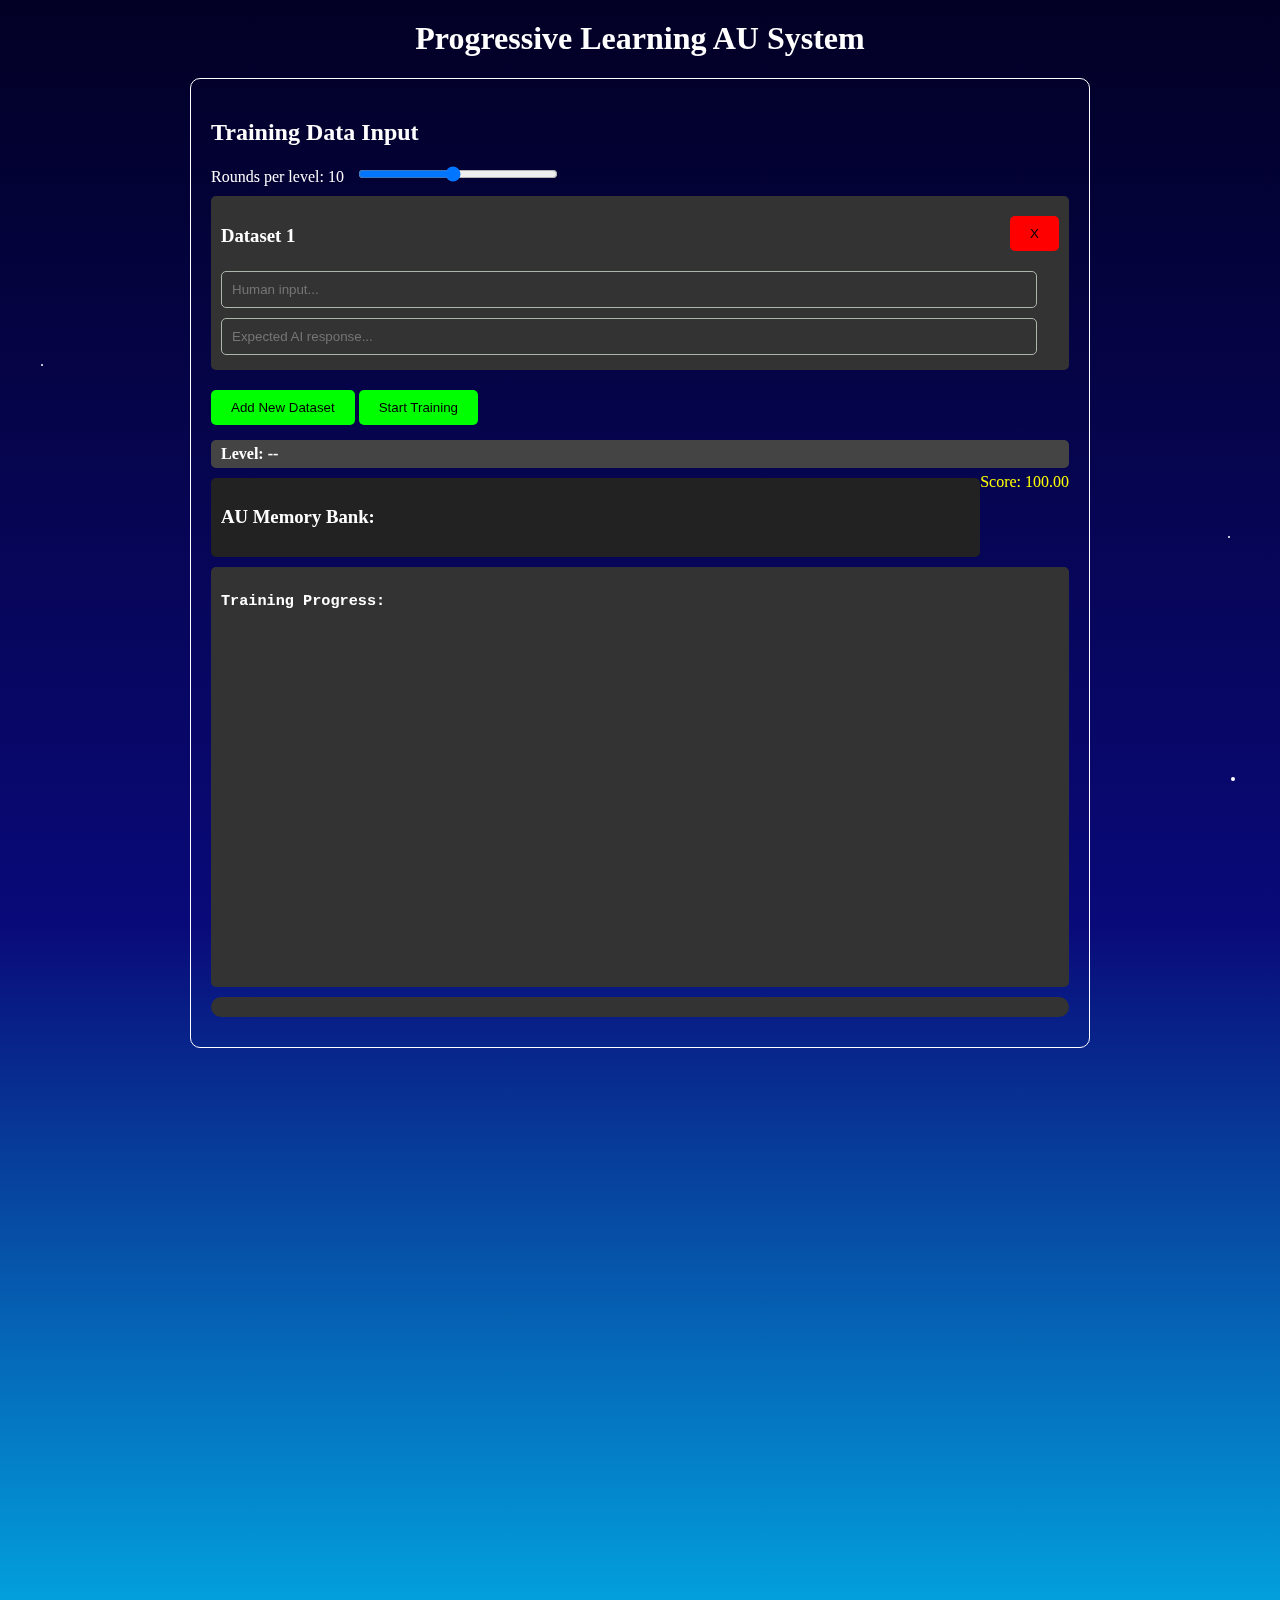
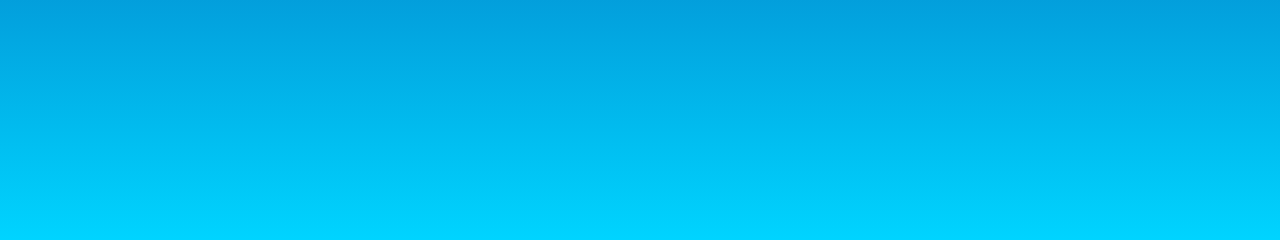
<file: chatbox/training_AI.html>
<html>
  <head>
    <base href="https://websim.devenv/progressive-ai/" />
    <title>Progressive Learning AI System</title>
    <style>
      /* Solar System Moving Background */
      body {
        margin: 0;
        height: 200vh;
        background: linear-gradient(to bottom, #020024, #090979, #00d4ff);
        color: #fff;
        padding: 20px;
        transition: background-color 0.5s ease;
      }

      .container {
    max-width: 900px;
    margin: 0 auto;
}

h1{
    display: flex;
    justify-content: space-around;
}
.training-interface {
    background: #2a2a2a;
    background-color: transparent;
    padding: 20px;
    border: 1px solid #fff;
    border-radius: 10px;
    margin-bottom: 20px;
}

.dataset {
    background: #333;
    padding: 10px;
    margin: 10px 0;
    border-radius: 5px;
}

input[type="text"], textarea {
    width: calc(100% - 22px);
    padding: 10px;
    margin: 5px 0;
    background: #333;
    border: 1px solid rgb(172, 182, 172);
    color: #0f0;
    border-radius: 5px;
}

button {
    background: #0f0;
    color: #000;
    border: none;
    padding: 10px 20px;
    cursor: pointer;
    margin: 10px 0;
    border-radius: 5px;
}

.training-progress {
    height: 400px;
    overflow-y: auto;
    background: #333;
    padding: 10px;
    margin: 10px 0;
    border-radius: 5px;
    font-family: monospace;
}

.memory-display {
    background: #222;
    padding: 10px;
    margin: 10px 0;
    border-radius: 5px;
    max-height: 150px;
    overflow-y: auto;
}

.level-indicator {
    background: #444;
    padding: 5px 10px;
    border-radius: 5px;
    margin: 5px 0;
    font-weight: bold;
}

.score-display {
    float: right;
    color: #ff0;
}

.remove-btn {
    background: #f00;
    float: right;
}

.progress-bar {
    width: 100%;
    height: 20px;
    background: #333;
    border-radius: 10px;
    margin: 10px 0;
    overflow: hidden;
}

.progress-fill {
    height: 100%;
    background: #0f0;
    width: 0%;
    transition: width 0.3s ease;
}

.chat-interface {
    background: #2a2a2a;
    padding: 20px;
    border-radius: 10px;
    display: none;
}

.slider-container {
    margin: 10px 0;
}

input[type="range"] {
    width: 200px;
    margin: 0 10px;
}
      .moving-background {
        position: fixed;
        top: 0;
        left: 0;
        width: 100%;
        height: 100%;
        z-index: -1;
        overflow: hidden;
      }

      .star {
        position: absolute;
        width: 2px;
        height: 2px;
        background: white;
        border-radius: 50%;
        animation: move-stars 5s linear infinite;
      }

      @keyframes move-stars {
        0% {
          transform: translate(0, 0) scale(1);
          opacity: 1;
        }
        100% {
          transform: translate(-100vw, 100vh) scale(0.5);
          opacity: 0;
        }
      }
    </style>
  </head>
  <body>
    <div class="moving-background" id="star-container">
      <!-- JavaScript dynamically creates stars -->
    </div>

    <div class="container">
      <h1>Progressive Learning AU System</h1>

      <div class="training-interface">
        <h2>Training Data Input</h2>
        <div class="slider-container">
          <label for="roundsPerLevel"
            >Rounds per level: <span id="roundsValue">10</span></label
          >
          <input type="range" id="roundsPerLevel" min="1" max="20" value="10" />
        </div>
        <div id="datasets"></div>
        <button onclick="addDataset()">Add New Dataset</button>
        <button onclick="startTraining()" id="trainButton">
          Start Training
        </button>

        <div class="level-indicator" id="levelIndicator">Level: --</div>
        <div class="score-display" id="scoreDisplay">Score: 100.00</div>

        <div class="memory-display" id="memoryDisplay">
          <h3>AU Memory Bank:</h3>
          <div id="memoryContent"></div>
        </div>

        <div class="training-progress" id="trainingProgress">
          <h3>Training Progress:</h3>
        </div>

        <div class="progress-bar">
          <div class="progress-fill" id="progressFill"></div>
        </div>
      </div>

      <div class="chat-interface" id="chatInterface">
        <h2>Test the Trained AU</h2>
        <input type="text" id="userInput" placeholder="Enter your message..." />
        <button onclick="sendMessage()">Send</button>
        <div id="aiResponse"></div>
      </div>
    </div>

    <script>
      const starContainer = document.getElementById("star-container");

      function createStar() {
        const star = document.createElement("div");
        star.classList.add("star");

        // Random position and size
        const size = Math.random() * 3 + 1; // Size between 1px and 4px
        const startX = Math.random() * window.innerWidth;
        const startY = Math.random() * window.innerHeight;

        star.style.width = `${size}px`;
        star.style.height = `${size}px`;
        star.style.left = `${startX}px`;
        star.style.top = `${startY}px`;

        // Append star to the container
        starContainer.appendChild(star);

        // Remove the star after animation ends
        setTimeout(() => {
          star.remove();
        }, 5000);
      }

      function generateStars() {
        setInterval(createStar, 100); // Create a star every 100ms
      }

      // Start generating stars
      generateStars();

      let datasetCount = 0;
      let trainingData = [];
      let trainedPatterns = [];
      let aiMemory = {
        letters: new Map(),
        pairs: new Map(),
        words: new Map(),
        patterns: new Map(),
        sequences: new Map(),
      };
      let aiScore = 100;
      let currentLevel = 1;
      let trainedDatasets = new Set();

      const LEVELS = {
        1: "Individual Letters",
        2: "Letter Pairs",
        3: "Common Letter Patterns",
        4: "Short Words",
        5: "Word Combinations",
        6: "Sentence Structure",
        7: "Response Patterns",
        8: "Context Recognition",
        9: "Response Generation",
        10: "Full Integration",
      };

      function getAllSymbols() {
        let symbols = "";
        for (let i = 32; i <= 126; i++) {
          symbols += String.fromCharCode(i);
        }
        for (let i = 160; i <= 255; i++) {
          symbols += String.fromCharCode(i);
        }
        return symbols;
      }

      function generateWord() {
        let word = "";
        const length = Math.floor(Math.random() * 5) + 2;
        for (let i = 0; i < length; i++) {
          const allSymbols = getAllSymbols();
          word += allSymbols[Math.floor(Math.random() * allSymbols.length)];
        }
        return word;
      }

      function addDataset() {
        datasetCount++;
        const dataset = document.createElement("div");
        dataset.className = "dataset";
        dataset.id = `dataset-${datasetCount}`;
        dataset.innerHTML = `
        <button class="remove-btn" onclick="removeDataset(${datasetCount})">X</button>
        <h3>Dataset ${datasetCount}</h3>
        <input type="text" id="human-${datasetCount}" placeholder="Human input...">
        <input type="text" id="robot-${datasetCount}" placeholder="Expected AI response...">
    `;
        document.getElementById("datasets").appendChild(dataset);
      }

      function removeDataset(id) {
        document.getElementById(`dataset-${id}`).remove();
      }

      function updateMemoryDisplay() {
        const display = document.getElementById("memoryContent");
        display.innerHTML = "";

        const memoryTypes = {
          1: aiMemory.letters,
          2: aiMemory.pairs,
          3: aiMemory.patterns,
          4: aiMemory.words,
          5: aiMemory.sequences,
        };

        const currentMemory = memoryTypes[Math.min(5, currentLevel)];
        if (currentMemory) {
          currentMemory.forEach((value, key) => {
            display.innerHTML += `<div>${key}: ${value.toFixed(2)}</div>`;
          });
        }
      }

      function updateScore(points) {
        aiScore = Math.max(0, Math.min(100, aiScore - points));
        document.getElementById(
          "scoreDisplay"
        ).textContent = `Score: ${aiScore.toFixed(2)}`;
      }

      function generateResponse(input) {
        const allSymbols = getAllSymbols();
        const alternatives = [];

        let mainResponse = "";
        let confidence = 0;

        if (trainedPatterns.length > 0) {
          const inputWords = input.toLowerCase().split(" ");

          let bestMatch = {
            pattern: null,
            similarity: 0,
          };

          trainedPatterns.forEach((pattern) => {
            let matches = 0;
            inputWords.forEach((word) => {
              if (
                pattern.input.some((w) => w.includes(word) || word.includes(w))
              ) {
                matches++;
              }
            });
            const similarity =
              matches / Math.max(inputWords.length, pattern.input.length);

            if (similarity > bestMatch.similarity) {
              bestMatch = {
                pattern: pattern,
                similarity: similarity,
              };
            }
          });

          if (bestMatch.similarity > 0) {
            const pattern = bestMatch.pattern;
            let response = [];

            pattern.output.forEach((word) => {
              if (Math.random() < 0.7) {
                response.push(word);
              } else {
                if (Math.random() < 0.5 && inputWords.length > 0) {
                  response.push(
                    inputWords[Math.floor(Math.random() * inputWords.length)]
                  );
                } else {
                  response.push(generateWord());
                }
              }
            });

            mainResponse = response.join(" ");
            confidence = bestMatch.similarity;
          }
        }

        if (!mainResponse) {
          let sentence1 = "";
          let sentence2 = "";

          for (let i = 0; i < Math.floor(Math.random() * 3) + 2; i++) {
            sentence1 += generateWord() + " ";
          }

          for (let i = 0; i < Math.floor(Math.random() * 3) + 2; i++) {
            sentence2 += generateWord() + " ";
          }

          sentence1 = sentence1.trim();
          sentence2 = sentence2.trim();

          mainResponse =
            sentence1.charAt(0).toUpperCase() +
            sentence1.slice(1) +
            ". " +
            sentence2.charAt(0).toUpperCase() +
            sentence2.slice(1) +
            ["!", "?", "."][Math.floor(Math.random() * 3)];

          confidence = Math.random() * 0.5 + 0.5;
        }

        for (let i = 0; i < 3; i++) {
          let altResponse = "";
          if (trainedPatterns.length > 0 && Math.random() < 0.7) {
            const randomPattern =
              trainedPatterns[
                Math.floor(Math.random() * trainedPatterns.length)
              ];
            altResponse = randomPattern.output.join(" ");
          } else {
            let sentence1 = "",
              sentence2 = "";
            for (let i = 0; i < Math.floor(Math.random() * 3) + 2; i++) {
              sentence1 += generateWord() + " ";
            }
            for (let i = 0; i < Math.floor(Math.random() * 3) + 2; i++) {
              sentence2 += generateWord() + " ";
            }

            sentence1 = sentence1.trim();
            sentence2 = sentence2.trim();

            altResponse =
              sentence1.charAt(0).toUpperCase() +
              sentence1.slice(1) +
              ". " +
              sentence2.charAt(0).toUpperCase() +
              sentence2.slice(1) +
              ["!", "?", "."][Math.floor(Math.random() * 3)];
          }

          alternatives.push({
            response: altResponse,
            confidence: Math.random() * 0.5 + 0.3,
          });
        }

        const progress = document.getElementById("trainingProgress");
        progress.innerHTML += `<br>Alternative responses:<br>`;
        alternatives.forEach((alt, idx) => {
          progress.innerHTML += `${idx + 1}. ${alt.response} (${(
            alt.confidence * 100
          ).toFixed(2)}% confidence)<br>`;
        });

        return mainResponse;
      }

      function compareStrings(str1, str2) {
        let matches = 0;
        const words1 = str1.split(" ");
        const words2 = str2.split(" ");

        words1.forEach((w1) => {
          if (words2.some((w2) => w2.includes(w1) || w1.includes(w2)))
            matches++;
        });

        return matches / Math.max(words1.length, words2.length);
      }

      function generateStructuredResponse(pattern) {
        const words = Array.from(aiMemory.words.keys()).filter(
          (w) => w.length > 2
        );
        const patterns = Array.from(aiMemory.patterns.keys());
        let sentence1 = "",
          sentence2 = "";

        const usedWords = new Set();

        function getUnusedWord() {
          const availableWords = words.filter((w) => !usedWords.has(w));
          if (availableWords.length === 0)
            return words[Math.floor(Math.random() * words.length)];
          const word =
            availableWords[Math.floor(Math.random() * availableWords.length)];
          usedWords.add(word);
          return word;
        }

        while (!isValidSentence(sentence1)) {
          const wordCount = Math.floor(Math.random() * 4) + 2;
          let sentenceWords = [];
          for (let i = 0; i < wordCount; i++) {
            sentenceWords.push(getUnusedWord() || "universe");
          }
          sentence1 = sentenceWords.join(" ");
        }

        while (!isValidSentence(sentence2)) {
          const wordCount = Math.floor(Math.random() * 4) + 2;
          let sentenceWords = [];
          for (let i = 0; i < wordCount; i++) {
            sentenceWords.push(getUnusedWord() || "reality");
          }
          sentence2 = sentenceWords.join(" ");
        }

        return (
          sentence1.charAt(0).toUpperCase() +
          sentence1.slice(1) +
          ". " +
          sentence2.charAt(0).toUpperCase() +
          sentence2.slice(1) +
          ["!", "?", "."][Math.floor(Math.random() * 3)]
        );
      }

      function isValidSentence(sentence) {
        if (!sentence) return false;
        const words = sentence.split(" ");
        return words.length >= 2 && words.every((w) => w.length >= 2);
      }

      async function evaluateWithAI(response, expectedResponse, input) {
        try {
          const safeResponse = String(response || "");
          const safeExpectedResponse = String(expectedResponse || "");

          const lengthPenalty = evaluateResponseLength(
            safeResponse,
            safeExpectedResponse
          );
          let score = 100;
          let correctLetters = 0;

          const words = safeResponse.toLowerCase().split(" ");
          const uniqueWords = new Set(words);
          const diversityBonus = (uniqueWords.size / words.length) * 15;

          for (
            let i = 0;
            i < Math.min(safeResponse.length, safeExpectedResponse.length);
            i++
          ) {
            if (safeResponse[i] !== safeExpectedResponse[i]) {
              score -= 100 / safeExpectedResponse.length;
            } else {
              correctLetters++;
            }
          }

          score += lengthPenalty;
          score += diversityBonus;

          const normalizedScore = Math.max(0, Math.min(100, score)) / 100;

          let feedback = `Matched ${correctLetters} letters correctly. Length penalty: ${lengthPenalty}%`;
          if (uniqueWords.size < words.length) {
            feedback += `. Word repetition detected - try using more diverse vocabulary!`;
          } else {
            feedback += `. Good word diversity! (+${diversityBonus.toFixed(
              2
            )}% bonus)`;
          }

          return {
            score: normalizedScore,
            levelScore: normalizedScore,
            feedback: feedback,
            needsRetraining: uniqueWords.size < words.length,
          };
        } catch (error) {
          console.error("Error in evaluation:", error);
          return {
            score: 0,
            levelScore: 0,
            feedback: "Error evaluating response",
            needsRetraining: true,
          };
        }
      }

      function evaluateResponseLength(response, expected) {
        const lengthDiff = Math.abs(response.length - expected.length);
        return Math.max(-40, -lengthDiff * 2);
      }

      async function getTrainingGuidance() {
        return {
          recommendation: "Continue training with current settings",
          focusAreas: ["basic pattern recognition"],
        };
      }

      async function startTraining() {
        if (!collectTrainingData()) {
          alert("Please add at least one dataset!");
          return;
        }

        const progress = document.getElementById("trainingProgress");
        progress.innerHTML = "<h3>Training Progress:</h3>";

        let levelScores = new Array(10).fill(0);
        const roundsPerLevel = parseInt(
          document.getElementById("roundsPerLevel").value
        );

        // Filter out already trained datasets
        const newTrainingData = trainingData.filter((data) => {
          const key = data.human + "|" + data.robot;
          if (trainedDatasets.has(key)) {
            return false;
          }
          trainedDatasets.add(key);
          return true;
        });

        if (newTrainingData.length === 0) {
          progress.innerHTML +=
            '<br><span style="color: #ff0">No new training data available. Add new datasets to continue training.</span><br>';
          return;
        }

        try {
          while (currentLevel <= 10) {
            document.getElementById(
              "levelIndicator"
            ).textContent = `Level ${currentLevel}: ${LEVELS[currentLevel]}`;
            progress.innerHTML += `<br><strong>Level ${currentLevel}: ${LEVELS[currentLevel]}</strong><br>`;

            const guidance = await getTrainingGuidance();
            if (guidance && guidance.recommendation) {
              progress.innerHTML += `<br>AI Trainer Guidance: ${guidance.recommendation}<br>`;
              progress.innerHTML += `Focus Areas: ${guidance.focusAreas.join(
                ", "
              )}<br>`;
            }

            let totalLevelScore = 0;
            let roundsCompleted = 0;

            for (let round = 1; round <= roundsPerLevel; round++) {
              let roundScore = 0;
              let datasetCount = 0;

              for (let dataset of newTrainingData) {
                if (!dataset || !dataset.human || !dataset.robot) continue;
                datasetCount++;

                let response = generateResponse(dataset.human);
                const evaluation = await evaluateWithAI(
                  response,
                  dataset.robot,
                  dataset.human
                );

                roundScore += evaluation.levelScore;
                progress.innerHTML += `Round ${round} Training: ${(
                  evaluation.score * 100
                ).toFixed(2)}% accuracy<br>`;
                progress.innerHTML += `Level Score: ${(
                  evaluation.levelScore * 100
                ).toFixed(2)}%<br>`;
                progress.innerHTML += `Feedback: ${evaluation.feedback}<br>`;

                updateScore(evaluation.score * 10);
                updateMemoryDisplay();

                progress.scrollTop = progress.scrollHeight;
                await new Promise((resolve) => setTimeout(resolve, 100));
              }

              roundScore = roundScore / (datasetCount || 1);
              totalLevelScore += roundScore;
              roundsCompleted++;

              document.getElementById("progressFill").style.width = `${
                (((currentLevel - 1) * roundsPerLevel + round) /
                  (10 * roundsPerLevel)) *
                100
              }%`;
            }

            const averageLevelScore = totalLevelScore / roundsCompleted;
            levelScores[currentLevel - 1] = averageLevelScore;

            if (averageLevelScore >= 0.15) {
              progress.innerHTML += `<span style="color: #0f0">Level ${currentLevel} completed with score: ${(
                averageLevelScore * 100
              ).toFixed(2)}%</span><br>`;
              currentLevel++;
            } else {
              progress.innerHTML += `<span style="color: #ff0">Level score: ${(
                averageLevelScore * 100
              ).toFixed(2)}%. Continuing training...</span><br>`;
            }
          }
        } catch (error) {
          console.error("Training error:", error);
          progress.innerHTML += `<span style="color: #f00">Training error occurred: ${error.message}</span><br>`;
        }

        document.getElementById("chatInterface").style.display = "block";
      }

      function collectTrainingData() {
        trainingData = [];
        trainedPatterns = [];
        document.querySelectorAll(".dataset").forEach((dataset) => {
          const id = dataset.id.split("-")[1];
          const human = document.getElementById(`human-${id}`).value;
          const robot = document.getElementById(`robot-${id}`).value;
          if (human && robot) {
            trainingData.push({ human, robot });
            trainedPatterns.push({
              input: human.toLowerCase().split(" "),
              output: robot.toLowerCase().split(" "),
            });
          }
        });
        return trainingData.length > 0;
      }

      async function sendMessage() {
        const input = document.getElementById("userInput").value;
        if (input.trim()) {
          const response = generateResponse(input);

          document.getElementById(
            "aiResponse"
          ).innerHTML += `<p><strong>You:</strong> ${input}<br><strong>AU:</strong> ${response}</p>`;

          document.getElementById("userInput").value = "";
        }
      }

      document
        .getElementById("userInput")
        .addEventListener("keypress", function (e) {
          if (e.key === "Enter") {
            sendMessage();
          }
        });

      document
        .getElementById("roundsPerLevel")
        .addEventListener("input", function () {
          document.getElementById("roundsValue").textContent = this.value;
        });

      // Add initial dataset
      addDataset();
    </script>
  </body>
</html>
</file>
<file: solutions_css_js/solutions.css>
:root {
    --primary: #2a2b5f;
    --secondary: #4299e1;
    --accent: #7b78ff;
    --background: #f7fafc;
    --text: #2d3748;
}

* {
    margin: 0;
    padding: 0;
    box-sizing: border-box;
}

body {
    font-family: 'Segoe UI', system-ui, sans-serif;
    background: var(--background);
    color: var(--text);
    line-height: 1.6;
}

.header {
    background: var(--primary);
    color: white;
    padding: 2rem;
    text-align: center;
    position: relative;
    overflow: hidden;
}

.header::after {
    content: '';
    position: absolute;
    top: 0;
    left: 0;
    width: 100%;
    height: 100%;
    background: linear-gradient(45deg, rgba(66, 153, 225, 0.15), transparent);
    z-index: 1;
}

.solutions-grid {
    display: grid;
    grid-template-columns: repeat(auto-fit, minmax(300px, 1fr));
    gap: 2rem;
    padding: 2rem;
    max-width: 1400px;
    margin: 0 auto;
    perspective: 1000px;
}

.solution-card {
    background: white;
    border-radius: 10px;
    padding: 1.5rem;
    box-shadow: 0 4px 6px rgba(0, 0, 0, 0.1);
    transition: all 0.5s ease;
    position: relative;
    overflow: hidden;
    transform-style: preserve-3d;
    animation: floatAnimation 4s ease-in-out infinite;
    animation-delay: calc(var(--animation-order) * 0.2s);
}

.solution-card:hover {
    transform: translateY(-5px) rotateY(10deg);
}

.solution-icon {
    width: 50px;
    height: 50px;
    margin-bottom: 1rem;
    transform: translateZ(20px);
    transition: transform 0.3s ease;
}

.solution-card:hover .solution-icon {
    transform: translateZ(40px) rotate(360deg);
}

.solution-title {
    color: var(--primary);
    margin-bottom: 1rem;
    font-size: 1.25rem;
}

.solution-description {
    color: var(--text);
    font-size: 0.9rem;
}

.category-tag {
    position: absolute;
    top: 1rem;
    right: 1rem;
    background: var(--accent);
    color: var(--primary);
    padding: 0.25rem 0.75rem;
    border-radius: 15px;
    font-size: 0.8rem;
    font-weight: 600;
}

@keyframes pulse {
    0% { transform: scale(1); }
    50% { transform: scale(1.05); }
    100% { transform: scale(1); }
}

.highlight {
    animation: pulse 2s infinite;
}

@keyframes floatAnimation {
    0% { transform: translateY(0); }
    50% { transform: translateY(-10px); }
    100% { transform: translateY(0); }
}

.footer {
    background: var(--primary);
    color: white;
    padding: 3rem 2rem;
    margin-top: 4rem;
    position: relative;
    overflow: hidden;
}

.footer::before {
    content: '';
    position: absolute;
    top: 0;
    left: 0;
    width: 100%;
    height: 100%;
    background: linear-gradient(135deg, rgba(66, 153, 225, 0.2) 0%, transparent 100%);
    animation: gradientMove 10s ease infinite;
}

@keyframes gradientMove {
    0% { background-position: 0% 50%; }
    50% { background-position: 100% 50%; }
    100% { background-position: 0% 50%; }
}

.footer-content {
    display: grid;
    grid-template-columns: repeat(auto-fit, minmax(250px, 1fr));
    gap: 2rem;
    position: relative;
    z-index: 1;
    max-width: 1400px;
    margin: 0 auto;
}

.footer-section {
    padding: 1rem;
}

.footer-section h3 {
    color: var(--accent);
    margin-bottom: 1rem;
}

.footer-section ul {
    list-style: none;
}

.footer-section ul li {
    margin-bottom: 0.5rem;
}

.footer-section a {
    color: white;
    text-decoration: none;
    transition: color 0.3s ease;
}

.footer-section a:hover {
    color: var(--accent);
}
</file>
